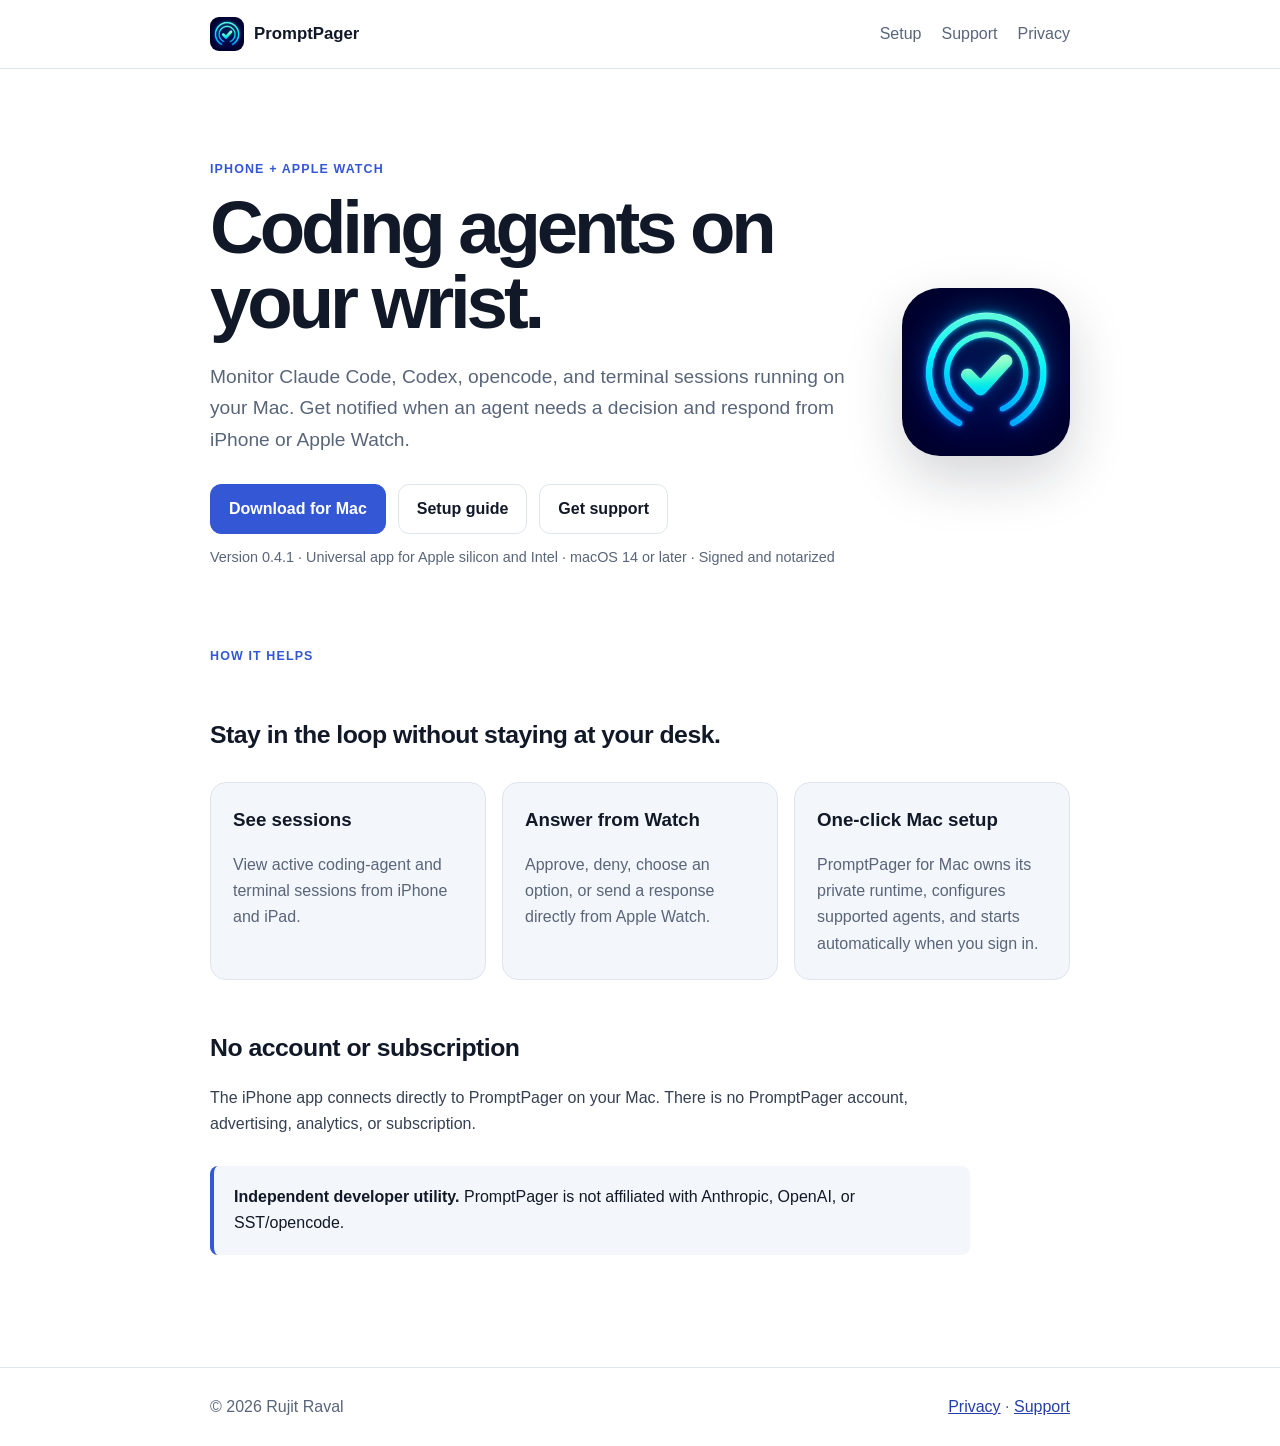
<file: index.html>
<!doctype html>
<html lang="en">
<head>
  <meta charset="utf-8">
  <meta name="viewport" content="width=device-width, initial-scale=1">
  <meta name="description" content="PromptPager keeps coding-agent and terminal sessions within reach on iPhone and Apple Watch.">
  <title>PromptPager — Coding agents on your wrist</title>
  <link rel="icon" href="assets/promptpager-icon.png">
  <link rel="stylesheet" href="styles.css">
</head>
<body>
  <header class="site-header">
    <nav class="nav" aria-label="Primary navigation">
      <a class="brand" href="./"><img src="assets/promptpager-icon.png" alt="">PromptPager</a>
      <div class="nav-links">
        <a href="setup/">Setup</a>
        <a href="support/">Support</a>
        <a href="privacy/">Privacy</a>
      </div>
    </nav>
  </header>
  <main>
    <section class="hero">
      <div>
        <div class="eyebrow">iPhone + Apple Watch</div>
        <h1>Coding agents on your wrist.</h1>
        <p class="lead">Monitor Claude Code, Codex, opencode, and terminal sessions running on your Mac. Get notified when an agent needs a decision and respond from iPhone or Apple Watch.</p>
        <div class="actions">
          <a class="button primary" href="https://github.com/RujitRaval/promptpager-docs/releases/download/v0.4.1/PromptPager-0.4.1-macOS-universal.zip">Download for Mac</a>
          <a class="button" href="setup/">Setup guide</a>
          <a class="button" href="support/">Get support</a>
        </div>
        <p class="download-note">Version 0.4.1 · Universal app for Apple silicon and Intel · macOS 14 or later · Signed and notarized</p>
      </div>
      <img src="assets/promptpager-icon.png" alt="PromptPager app icon">
    </section>

    <section aria-labelledby="features">
      <div class="eyebrow">How it helps</div>
      <h2 id="features">Stay in the loop without staying at your desk.</h2>
      <div class="grid">
        <article class="card"><h3>See sessions</h3><p>View active coding-agent and terminal sessions from iPhone and iPad.</p></article>
        <article class="card"><h3>Answer from Watch</h3><p>Approve, deny, choose an option, or send a response directly from Apple Watch.</p></article>
        <article class="card"><h3>One-click Mac setup</h3><p>PromptPager for Mac owns its private runtime, configures supported agents, and starts automatically when you sign in.</p></article>
      </div>
    </section>

    <section class="document">
      <h2>No account or subscription</h2>
      <p>The iPhone app connects directly to PromptPager on your Mac. There is no PromptPager account, advertising, analytics, or subscription.</p>
      <div class="notice"><strong>Independent developer utility.</strong> PromptPager is not affiliated with Anthropic, OpenAI, or SST/opencode.</div>
    </section>
  </main>
  <footer><div class="footer-inner"><p>© 2026 Rujit Raval</p><p><a href="privacy/">Privacy</a> · <a href="support/">Support</a></p></div></footer>
</body>
</html>
</file>
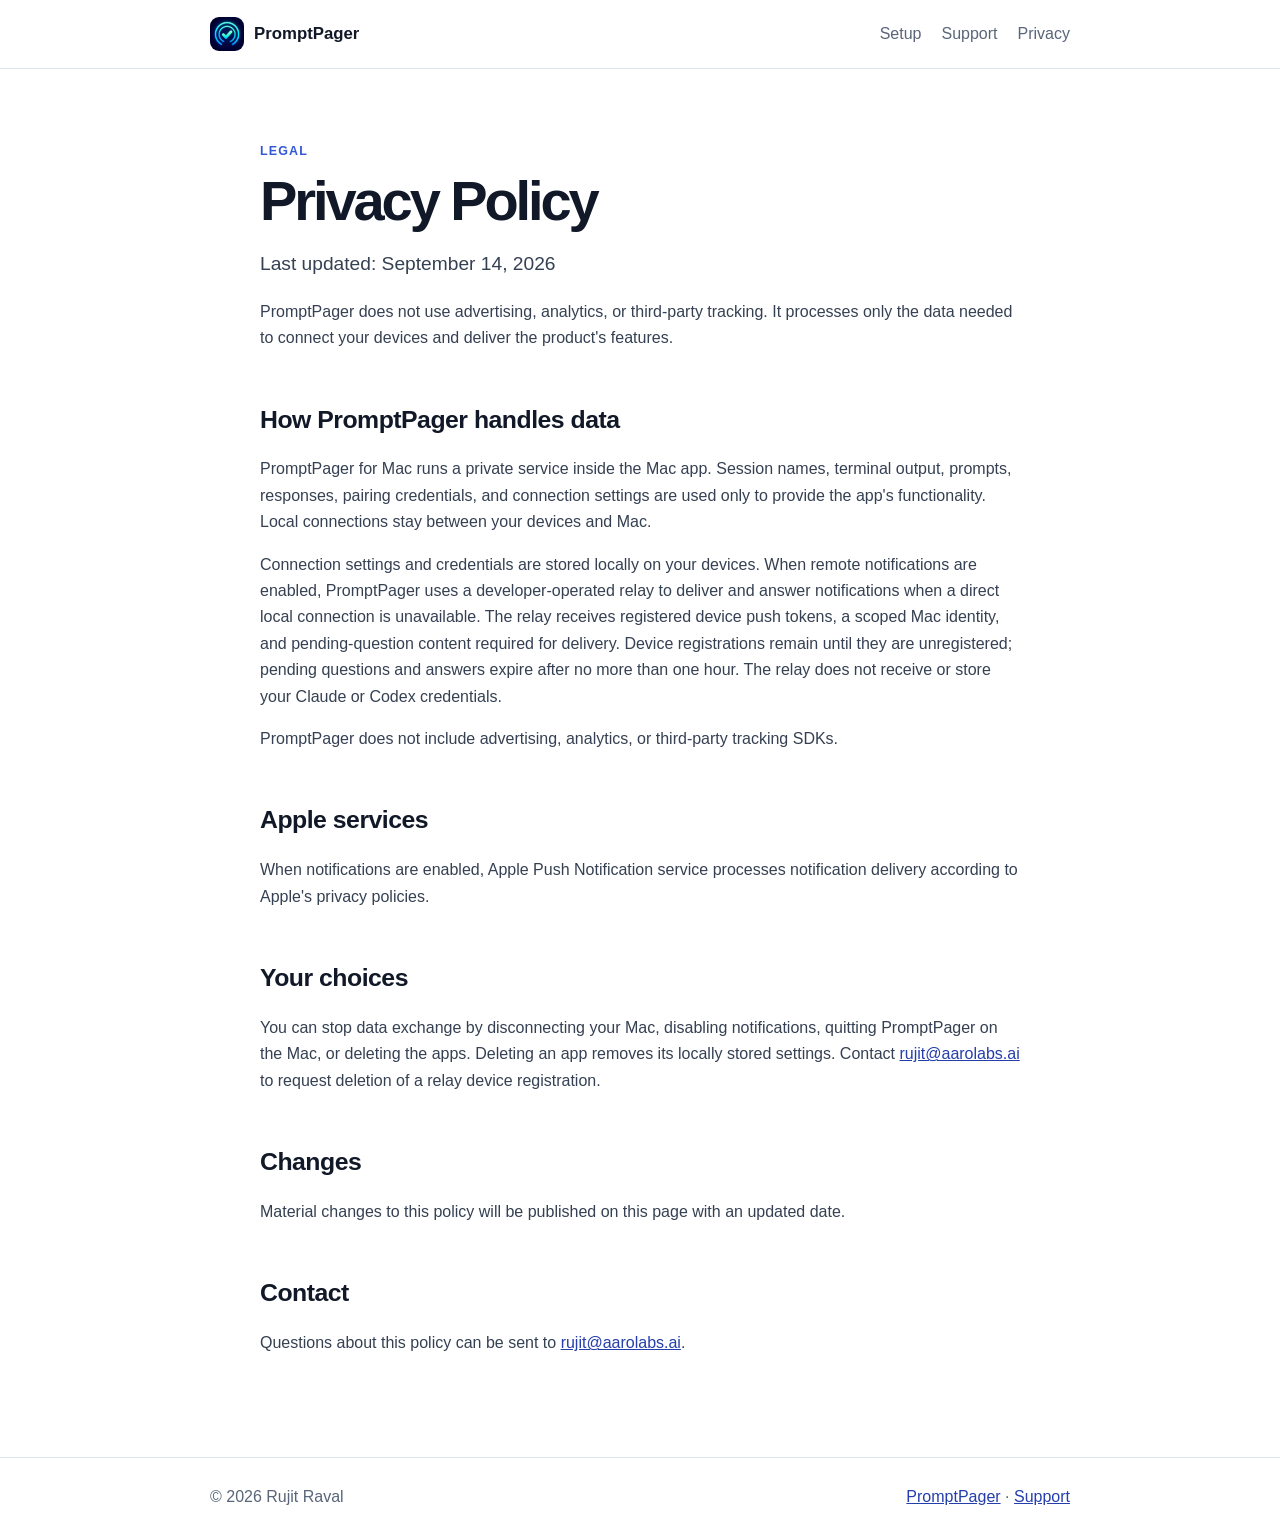
<file: privacy/index.html>
<!doctype html>
<html lang="en">
<head>
  <meta charset="utf-8">
  <meta name="viewport" content="width=device-width, initial-scale=1">
  <meta name="description" content="PromptPager privacy policy.">
  <title>Privacy Policy — PromptPager</title>
  <link rel="icon" href="../assets/promptpager-icon.png">
  <link rel="stylesheet" href="../styles.css">
</head>
<body>
  <header class="site-header"><nav class="nav" aria-label="Primary navigation"><a class="brand" href="../"><img src="../assets/promptpager-icon.png" alt="">PromptPager</a><div class="nav-links"><a href="../setup/">Setup</a><a href="../support/">Support</a><a href="./" aria-current="page">Privacy</a></div></nav></header>
  <main class="document">
    <div class="eyebrow">Legal</div>
    <h1>Privacy Policy</h1>
    <p class="lead">Last updated: September 14, 2026</p>
    <p>PromptPager does not use advertising, analytics, or third-party tracking. It processes only the data needed to connect your devices and deliver the product's features.</p>

    <h2>How PromptPager handles data</h2>
    <p>PromptPager for Mac runs a private service inside the Mac app. Session names, terminal output, prompts, responses, pairing credentials, and connection settings are used only to provide the app's functionality. Local connections stay between your devices and Mac.</p>
    <p>Connection settings and credentials are stored locally on your devices. When remote notifications are enabled, PromptPager uses a developer-operated relay to deliver and answer notifications when a direct local connection is unavailable. The relay receives registered device push tokens, a scoped Mac identity, and pending-question content required for delivery. Device registrations remain until they are unregistered; pending questions and answers expire after no more than one hour. The relay does not receive or store your Claude or Codex credentials.</p>
    <p>PromptPager does not include advertising, analytics, or third-party tracking SDKs.</p>

    <h2>Apple services</h2>
    <p>When notifications are enabled, Apple Push Notification service processes notification delivery according to Apple's privacy policies.</p>

    <h2>Your choices</h2>
    <p>You can stop data exchange by disconnecting your Mac, disabling notifications, quitting PromptPager on the Mac, or deleting the apps. Deleting an app removes its locally stored settings. Contact <a href="mailto:rujit@aarolabs.ai">rujit@aarolabs.ai</a> to request deletion of a relay device registration.</p>

    <h2>Changes</h2>
    <p>Material changes to this policy will be published on this page with an updated date.</p>

    <h2>Contact</h2>
    <p>Questions about this policy can be sent to <a href="mailto:rujit@aarolabs.ai">rujit@aarolabs.ai</a>.</p>
  </main>
  <footer><div class="footer-inner"><p>© 2026 Rujit Raval</p><p><a href="../">PromptPager</a> · <a href="../support/">Support</a></p></div></footer>
</body>
</html>
</file>
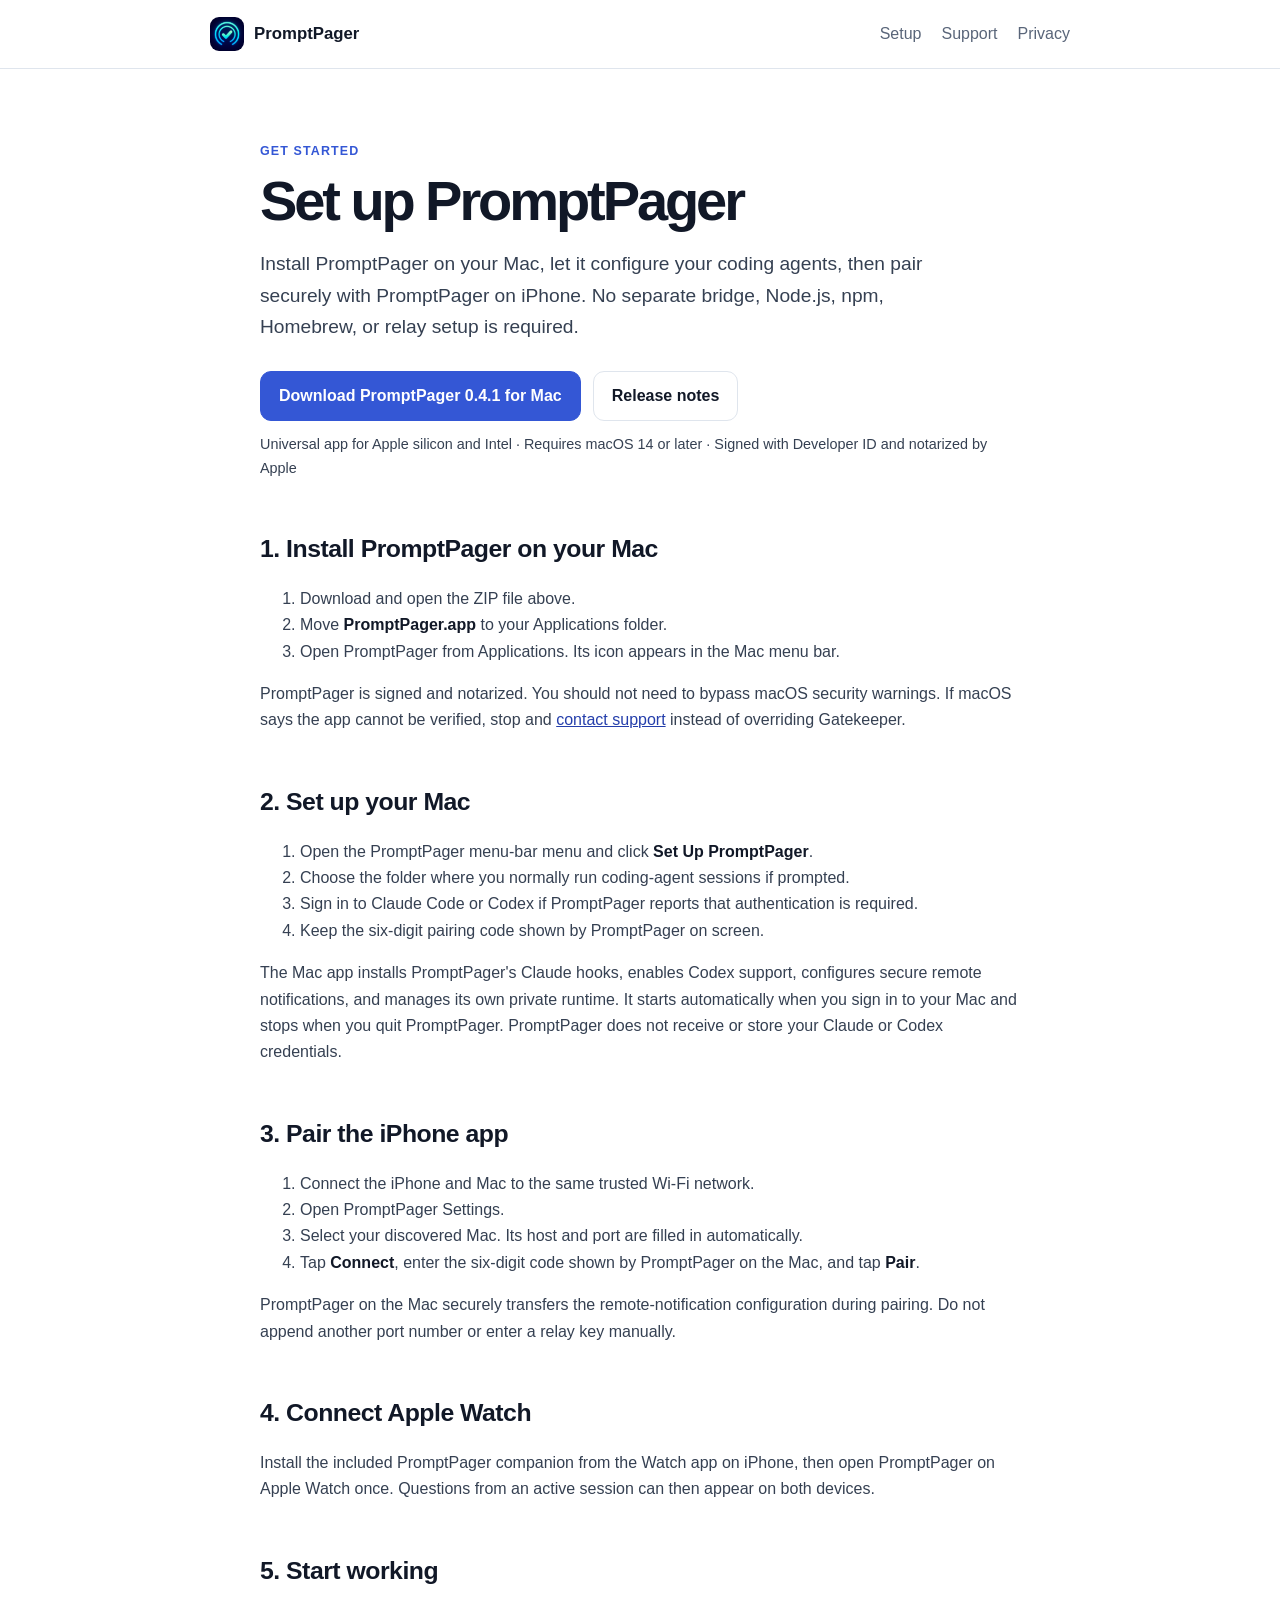
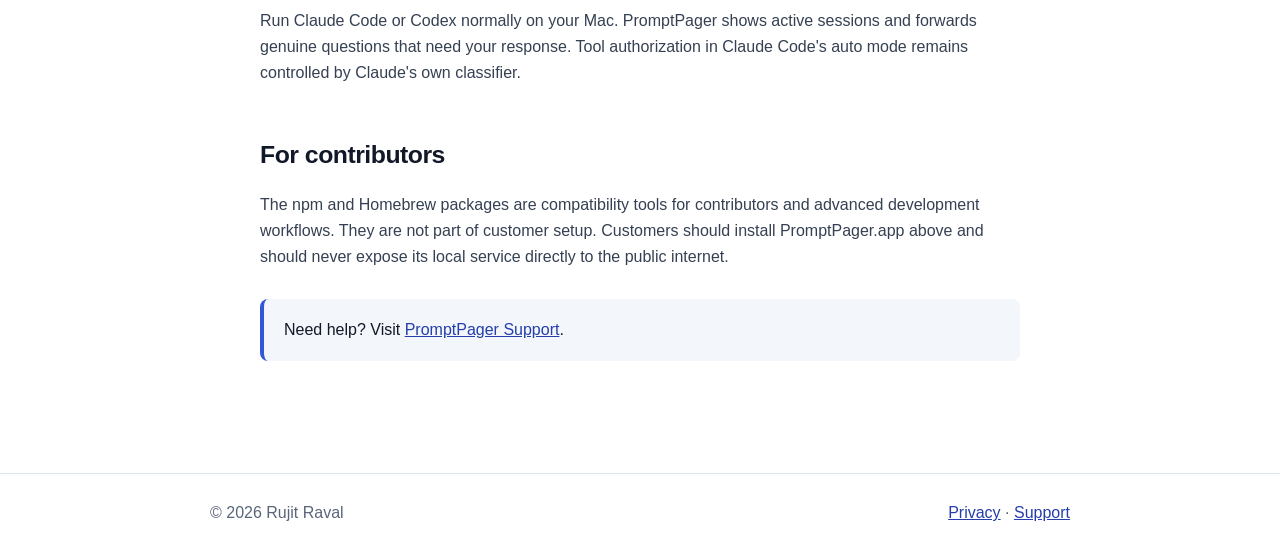
<file: setup/index.html>
<!doctype html>
<html lang="en">
<head>
  <meta charset="utf-8">
  <meta name="viewport" content="width=device-width, initial-scale=1">
  <meta name="description" content="Install, connect, and pair PromptPager.">
  <title>Setup — PromptPager</title>
  <link rel="icon" href="../assets/promptpager-icon.png">
  <link rel="stylesheet" href="../styles.css">
</head>
<body>
  <header class="site-header"><nav class="nav" aria-label="Primary navigation"><a class="brand" href="../"><img src="../assets/promptpager-icon.png" alt="">PromptPager</a><div class="nav-links"><a href="./" aria-current="page">Setup</a><a href="../support/">Support</a><a href="../privacy/">Privacy</a></div></nav></header>
  <main class="document">
    <div class="eyebrow">Get started</div>
    <h1>Set up PromptPager</h1>
    <p class="lead">Install PromptPager on your Mac, let it configure your coding agents, then pair securely with PromptPager on iPhone. No separate bridge, Node.js, npm, Homebrew, or relay setup is required.</p>

    <div class="actions">
      <a class="button primary" href="https://github.com/RujitRaval/promptpager-docs/releases/download/v0.4.1/PromptPager-0.4.1-macOS-universal.zip">Download PromptPager 0.4.1 for Mac</a>
      <a class="button" href="https://github.com/RujitRaval/promptpager-docs/releases/tag/v0.4.1">Release notes</a>
    </div>
    <p class="download-note">Universal app for Apple silicon and Intel · Requires macOS 14 or later · Signed with Developer ID and notarized by Apple</p>

    <h2>1. Install PromptPager on your Mac</h2>
    <ol>
      <li>Download and open the ZIP file above.</li>
      <li>Move <strong>PromptPager.app</strong> to your Applications folder.</li>
      <li>Open PromptPager from Applications. Its icon appears in the Mac menu bar.</li>
    </ol>
    <p>PromptPager is signed and notarized. You should not need to bypass macOS security warnings. If macOS says the app cannot be verified, stop and <a href="../support/">contact support</a> instead of overriding Gatekeeper.</p>

    <h2>2. Set up your Mac</h2>
    <ol>
      <li>Open the PromptPager menu-bar menu and click <strong>Set Up PromptPager</strong>.</li>
      <li>Choose the folder where you normally run coding-agent sessions if prompted.</li>
      <li>Sign in to Claude Code or Codex if PromptPager reports that authentication is required.</li>
      <li>Keep the six-digit pairing code shown by PromptPager on screen.</li>
    </ol>
    <p>The Mac app installs PromptPager's Claude hooks, enables Codex support, configures secure remote notifications, and manages its own private runtime. It starts automatically when you sign in to your Mac and stops when you quit PromptPager. PromptPager does not receive or store your Claude or Codex credentials.</p>

    <h2>3. Pair the iPhone app</h2>
    <ol>
      <li>Connect the iPhone and Mac to the same trusted Wi-Fi network.</li>
      <li>Open PromptPager Settings.</li>
      <li>Select your discovered Mac. Its host and port are filled in automatically.</li>
      <li>Tap <strong>Connect</strong>, enter the six-digit code shown by PromptPager on the Mac, and tap <strong>Pair</strong>.</li>
    </ol>
    <p>PromptPager on the Mac securely transfers the remote-notification configuration during pairing. Do not append another port number or enter a relay key manually.</p>

    <h2>4. Connect Apple Watch</h2>
    <p>Install the included PromptPager companion from the Watch app on iPhone, then open PromptPager on Apple Watch once. Questions from an active session can then appear on both devices.</p>

    <h2>5. Start working</h2>
    <p>Run Claude Code or Codex normally on your Mac. PromptPager shows active sessions and forwards genuine questions that need your response. Tool authorization in Claude Code's auto mode remains controlled by Claude's own classifier.</p>

    <h2>For contributors</h2>
    <p>The npm and Homebrew packages are compatibility tools for contributors and advanced development workflows. They are not part of customer setup. Customers should install PromptPager.app above and should never expose its local service directly to the public internet.</p>

    <div class="notice">Need help? Visit <a href="../support/">PromptPager Support</a>.</div>
  </main>
  <footer><div class="footer-inner"><p>© 2026 Rujit Raval</p><p><a href="../privacy/">Privacy</a> · <a href="../support/">Support</a></p></div></footer>
</body>
</html>
</file>
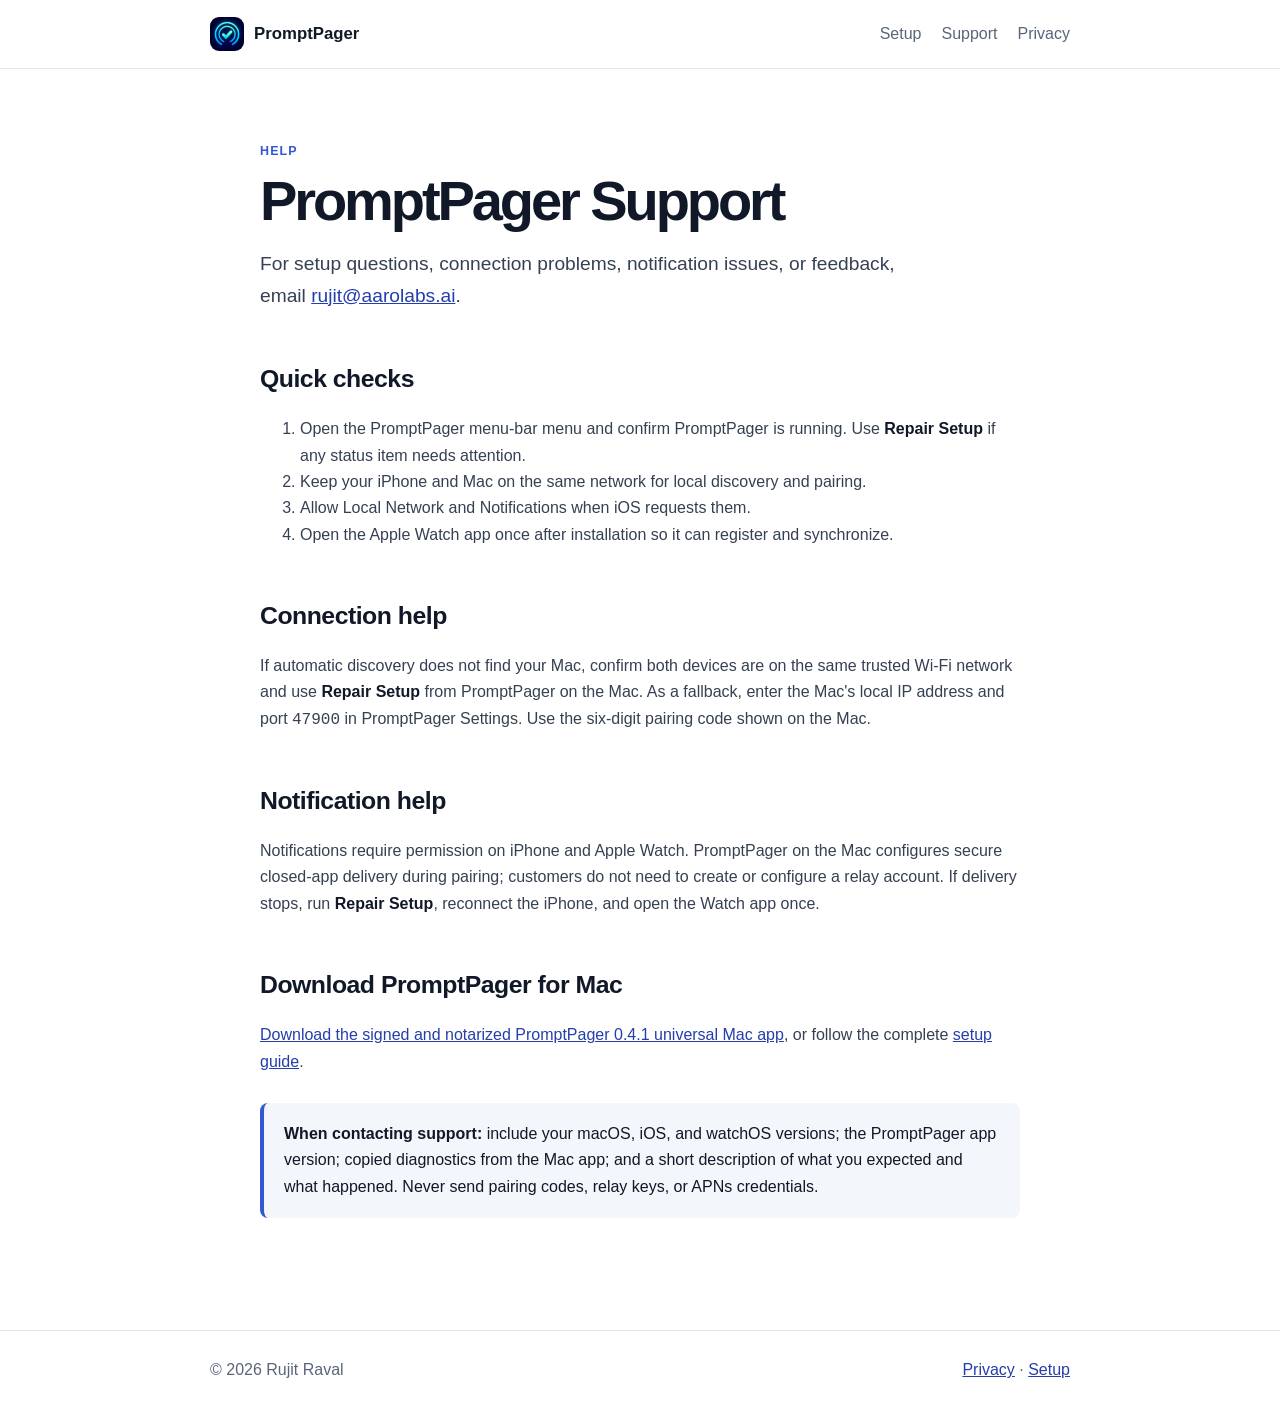
<file: support/index.html>
<!doctype html>
<html lang="en">
<head>
  <meta charset="utf-8">
  <meta name="viewport" content="width=device-width, initial-scale=1">
  <meta name="description" content="Support for PromptPager on iPhone, iPad, and Apple Watch.">
  <title>Support — PromptPager</title>
  <link rel="icon" href="../assets/promptpager-icon.png">
  <link rel="stylesheet" href="../styles.css">
</head>
<body>
  <header class="site-header"><nav class="nav" aria-label="Primary navigation"><a class="brand" href="../"><img src="../assets/promptpager-icon.png" alt="">PromptPager</a><div class="nav-links"><a href="../setup/">Setup</a><a href="./" aria-current="page">Support</a><a href="../privacy/">Privacy</a></div></nav></header>
  <main class="document">
    <div class="eyebrow">Help</div>
    <h1>PromptPager Support</h1>
    <p class="lead">For setup questions, connection problems, notification issues, or feedback, email <a href="mailto:rujit@aarolabs.ai">rujit@aarolabs.ai</a>.</p>

    <h2>Quick checks</h2>
    <ol>
      <li>Open the PromptPager menu-bar menu and confirm PromptPager is running. Use <strong>Repair Setup</strong> if any status item needs attention.</li>
      <li>Keep your iPhone and Mac on the same network for local discovery and pairing.</li>
      <li>Allow Local Network and Notifications when iOS requests them.</li>
      <li>Open the Apple Watch app once after installation so it can register and synchronize.</li>
    </ol>

    <h2>Connection help</h2>
    <p>If automatic discovery does not find your Mac, confirm both devices are on the same trusted Wi-Fi network and use <strong>Repair Setup</strong> from PromptPager on the Mac. As a fallback, enter the Mac's local IP address and port <code>47900</code> in PromptPager Settings. Use the six-digit pairing code shown on the Mac.</p>

    <h2>Notification help</h2>
    <p>Notifications require permission on iPhone and Apple Watch. PromptPager on the Mac configures secure closed-app delivery during pairing; customers do not need to create or configure a relay account. If delivery stops, run <strong>Repair Setup</strong>, reconnect the iPhone, and open the Watch app once.</p>

    <h2>Download PromptPager for Mac</h2>
    <p><a href="https://github.com/RujitRaval/promptpager-docs/releases/download/v0.4.1/PromptPager-0.4.1-macOS-universal.zip">Download the signed and notarized PromptPager 0.4.1 universal Mac app</a>, or follow the complete <a href="../setup/">setup guide</a>.</p>

    <div class="notice"><strong>When contacting support:</strong> include your macOS, iOS, and watchOS versions; the PromptPager app version; copied diagnostics from the Mac app; and a short description of what you expected and what happened. Never send pairing codes, relay keys, or APNs credentials.</div>
  </main>
  <footer><div class="footer-inner"><p>© 2026 Rujit Raval</p><p><a href="../privacy/">Privacy</a> · <a href="../setup/">Setup</a></p></div></footer>
</body>
</html>
</file>
<file: styles.css>
:root {
  color-scheme: light;
  --ink: #111827;
  --muted: #596579;
  --line: #dfe5ed;
  --surface: #ffffff;
  --soft: #f3f6fa;
  --brand: #3457d5;
  --brand-dark: #243eab;
  --max: 860px;
}

* { box-sizing: border-box; }

html { scroll-behavior: smooth; }

body {
  margin: 0;
  background: var(--surface);
  color: var(--ink);
  font-family: -apple-system, BlinkMacSystemFont, "Segoe UI", sans-serif;
  line-height: 1.65;
}

a { color: var(--brand-dark); }

.site-header {
  border-bottom: 1px solid var(--line);
  background: rgba(255, 255, 255, 0.94);
}

.nav {
  width: min(var(--max), calc(100% - 40px));
  min-height: 68px;
  margin: 0 auto;
  display: flex;
  align-items: center;
  justify-content: space-between;
  gap: 24px;
}

.brand {
  color: var(--ink);
  display: inline-flex;
  align-items: center;
  gap: 10px;
  font-size: 1.05rem;
  font-weight: 700;
  text-decoration: none;
}

.brand img {
  width: 34px;
  height: 34px;
  border-radius: 9px;
}

.nav-links { display: flex; gap: 20px; }
.nav-links a { color: var(--muted); text-decoration: none; }
.nav-links a:hover { color: var(--ink); }

main {
  width: min(var(--max), calc(100% - 40px));
  margin: 0 auto;
  padding: 72px 0 84px;
}

.hero {
  display: grid;
  grid-template-columns: 1fr auto;
  align-items: center;
  gap: 56px;
  padding: 18px 0 62px;
}

.hero img {
  width: 168px;
  height: 168px;
  border-radius: 38px;
  box-shadow: 0 22px 56px rgba(17, 24, 39, 0.18);
}

.eyebrow {
  color: var(--brand);
  font-size: 0.78rem;
  font-weight: 750;
  letter-spacing: 0.09em;
  text-transform: uppercase;
}

h1 {
  max-width: 720px;
  margin: 10px 0 18px;
  font-size: clamp(2.35rem, 7vw, 4.65rem);
  line-height: 1.02;
  letter-spacing: -0.055em;
}

.document h1 { font-size: clamp(2.2rem, 6vw, 3.5rem); }
h2 { margin: 48px 0 12px; font-size: 1.55rem; letter-spacing: -0.02em; }
h3 { margin: 30px 0 8px; }

.lead {
  max-width: 680px;
  color: var(--muted);
  font-size: 1.2rem;
}

.actions { display: flex; flex-wrap: wrap; gap: 12px; margin-top: 28px; }
.download-note {
  margin-top: 12px;
  color: var(--muted);
  font-size: 0.9rem;
}
.button {
  display: inline-block;
  padding: 11px 18px;
  border: 1px solid var(--line);
  border-radius: 11px;
  background: var(--surface);
  color: var(--ink);
  font-weight: 650;
  text-decoration: none;
}
.button.primary { border-color: var(--brand); background: var(--brand); color: white; }
.button:hover { transform: translateY(-1px); }

.grid {
  display: grid;
  grid-template-columns: repeat(3, 1fr);
  gap: 16px;
  margin-top: 26px;
}

.card {
  border: 1px solid var(--line);
  border-radius: 16px;
  padding: 22px;
  background: var(--soft);
}
.card h2, .card h3 { margin-top: 0; }
.card p { margin-bottom: 0; color: var(--muted); }

.document { max-width: 760px; }
.document p, .document li { color: #354052; }
.document strong { color: var(--ink); }

pre {
  overflow-x: auto;
  padding: 16px 18px;
  border-radius: 12px;
  background: #111827;
  color: #eef2ff;
  font-size: 0.92rem;
}

code { font-family: ui-monospace, SFMono-Regular, Menlo, monospace; }

.notice {
  margin: 28px 0;
  padding: 18px 20px;
  border-left: 4px solid var(--brand);
  border-radius: 8px;
  background: var(--soft);
}

footer {
  border-top: 1px solid var(--line);
  color: var(--muted);
}

.footer-inner {
  width: min(var(--max), calc(100% - 40px));
  margin: 0 auto;
  padding: 26px 0;
  display: flex;
  justify-content: space-between;
  gap: 20px;
}
.footer-inner p { margin: 0; }

@media (max-width: 700px) {
  .nav { align-items: flex-start; flex-direction: column; padding: 16px 0; }
  .nav-links { flex-wrap: wrap; gap: 10px 18px; }
  main { padding-top: 48px; }
  .hero { grid-template-columns: 1fr; gap: 34px; }
  .hero img { grid-row: 1; width: 112px; height: 112px; border-radius: 26px; }
  .grid { grid-template-columns: 1fr; }
  .footer-inner { flex-direction: column; }
}
</file>
